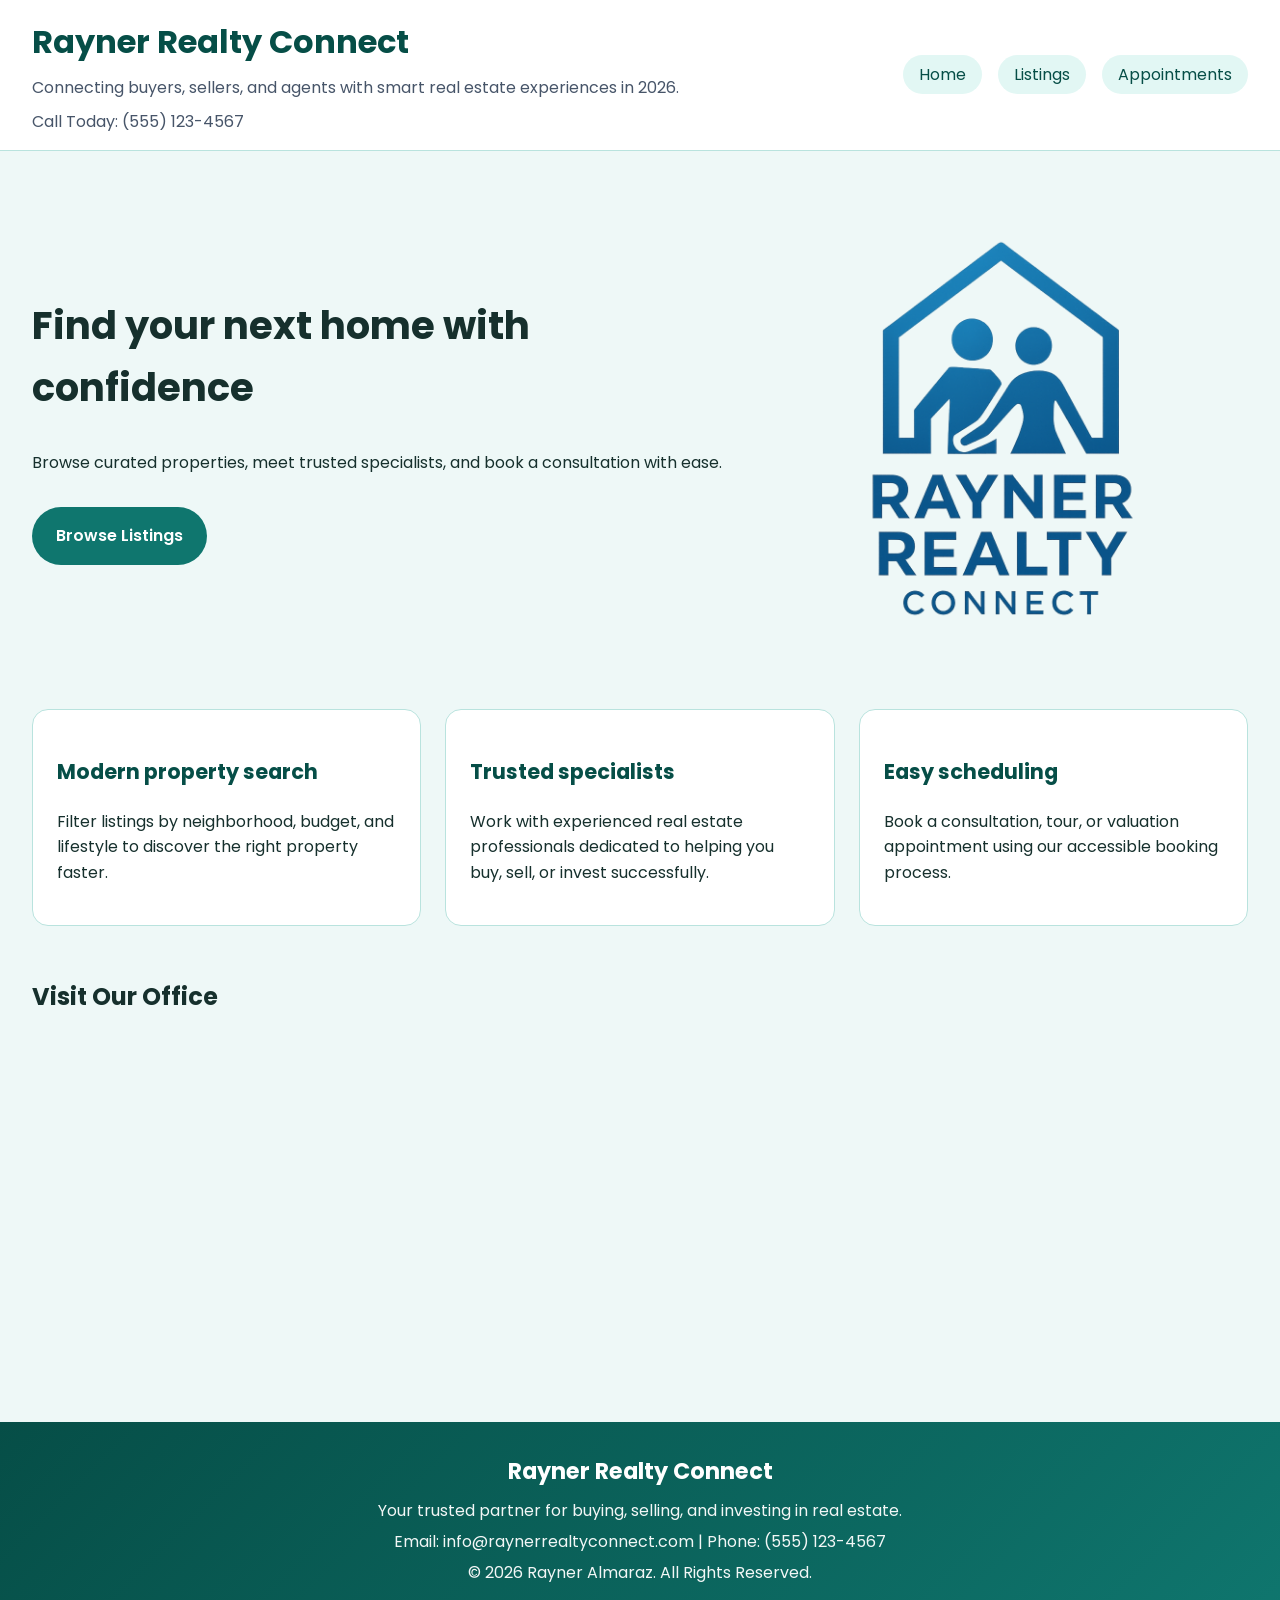
<file: index.html>
<!DOCTYPE html>
<html lang="en">
<head>
  <meta charset="UTF-8">
  <meta name="viewport" content="width=device-width, initial-scale=1.0">
  <title>Rayner Realty Connect</title>
  <link rel="preconnect" href="https://fonts.googleapis.com">
  <link rel="preconnect" href="https://fonts.gstatic.com" crossorigin>
  <link href="https://fonts.googleapis.com/css2?family=Montserrat:wght@400;600;700&family=Poppins:wght@400;500;600;700&display=swap" rel="stylesheet">
  <link rel="stylesheet" href="styles.css">
</head>
<body>
  <header class="site-header">
    <div class="branding">
      <h1>Rayner Realty Connect</h1>
      <p>Connecting buyers, sellers, and agents with smart real estate experiences in 2026.</p>
      <p>Call Today: (555) 123-4567</p>
    </div>
    <nav aria-label="Main navigation">
      <ul class="nav-menu">
        <li><a href="index.html">Home</a></li>
        <li><a href="listings.html">Listings</a></li>
        <li><a href="appointments.html">Appointments</a></li>
      </ul>
    </nav>
  </header>

  <main>
    <section class="hero">
      <div>
        <h2>Find your next home with confidence</h2>
        <p>Browse curated properties, meet trusted specialists, and book a consultation with ease.</p>
        <a class="button" href="listings.html">Browse Listings</a>
      </div>
      <a href="https://www.realtor.com" class="hero-link">
        <img src="Designer.png" alt="Rayner Realty logo with modern housing icon" />
      </a>
    </section>

    <section class="features">
      <article>
        <h3>Modern property search</h3>
        <p>Filter listings by neighborhood, budget, and lifestyle to discover the right property faster.</p>
      </article>
      <article>
        <h3>Trusted specialists</h3>
        <p>Work with experienced real estate professionals dedicated to helping you buy, sell, or invest successfully.</p>
      </article>
      <article>
        <h3>Easy scheduling</h3>
        <p>Book a consultation, tour, or valuation appointment using our accessible booking process.</p>
      </article>
    </section>

    <section class="map-section">
      <h2>Visit Our Office</h2>
      <iframe
        src="https://www.google.com/maps?q=DeLand,Florida&output=embed"
        width="100%"
        height="350"
        style="border:0; border-radius:1rem;"
        allowfullscreen=""
        loading="lazy">
      </iframe>
    </section>
  </main>

  <footer class="site-footer">
    <div class="footer-content">
      <h3>Rayner Realty Connect</h3>
      <p>Your trusted partner for buying, selling, and investing in real estate.</p>
      <p>Email: info@raynerrealtyconnect.com | Phone: (555) 123-4567</p>
      <p>&copy; 2026 Rayner Almaraz. All Rights Reserved.</p>
    </div>
  </footer>
</body>
</html>
</file>
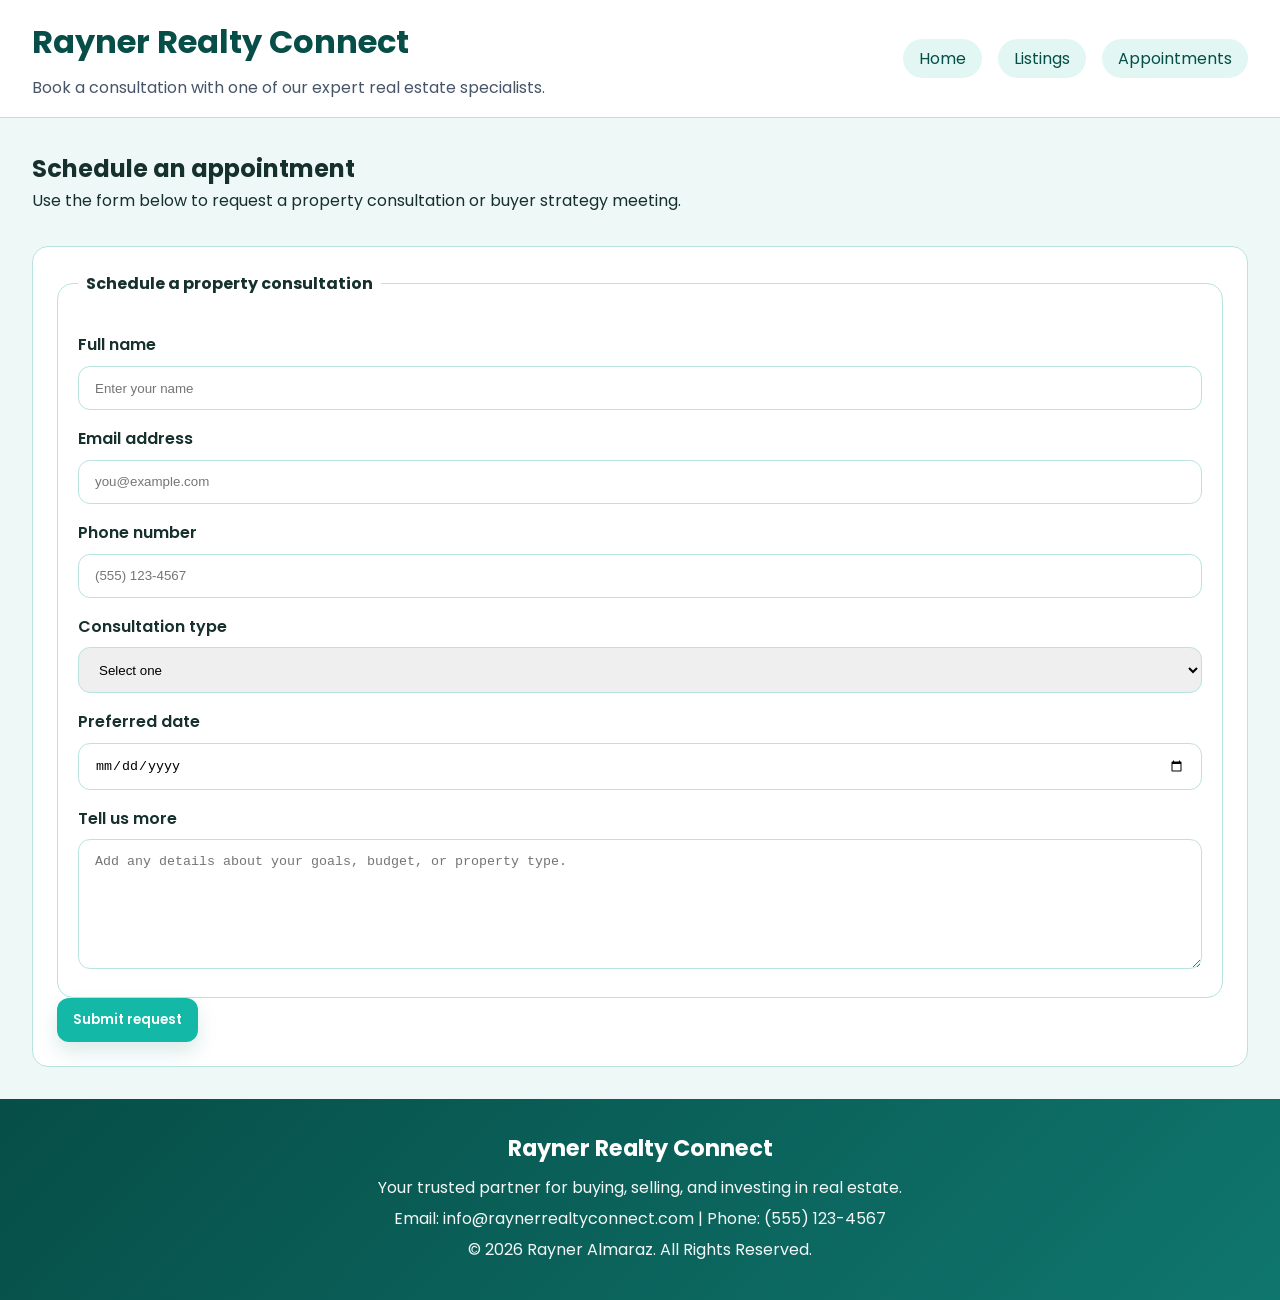
<file: appointments.html>
<!DOCTYPE html>
<html lang="en">
<head>
  <meta charset="UTF-8">
  <meta name="viewport" content="width=device-width, initial-scale=1.0">
    <title>Rayner Realty Connect - Appointments</title>
    <link rel="preconnect" href="https://fonts.googleapis.com">
    <link rel="preconnect" href="https://fonts.gstatic.com" crossorigin>
    <link href="https://fonts.googleapis.com/css2?family=Montserrat:wght@400;600;700&family=Poppins:wght@400;500;600;700&display=swap" rel="stylesheet">
    <link rel="stylesheet" href="styles.css">
</head>
<body>
  <header class="site-header">
    <div class="branding">
      <h1>Rayner Realty Connect</h1>
      <p>Book a consultation with one of our expert real estate specialists.</p>
    </div>
    <nav aria-label="Main navigation">
      <ul class="nav-menu">
        <li><a href="index.html">Home</a></li>
        <li><a href="listings.html">Listings</a></li>
        <li><a href="appointments.html">Appointments</a></li>
      </ul>
    </nav>
  </header>

  <main>
    <section class="page-intro">
      <h2>Schedule an appointment</h2>
      <p>Use the form below to request a property consultation or buyer strategy meeting.</p>
    </section>

    <section class="form-section">
      <form class="appointment-form" action="#" method="get">
        <fieldset>
          <legend>Schedule a property consultation</legend>
          <label for="fullName">Full name</label>
          <input id="fullName" name="fullName" type="text" required placeholder="Enter your name" />

          <label for="email">Email address</label>
          <input id="email" name="email" type="email" required placeholder="you@example.com" />

          <label for="phone">Phone number</label>
          <input id="phone" name="phone" type="tel" required placeholder="(555) 123-4567" />

          <label for="consultationType">Consultation type</label>
          <select id="consultationType" name="consultationType" required>
            <option value="">Select one</option>
            <option value="buying">Buying consultation</option>
            <option value="selling">Selling consultation</option>
            <option value="valuation">Property valuation</option>
            <option value="investment">Investment strategy</option>
          </select>

          <label for="preferredDate">Preferred date</label>
          <input id="preferredDate" name="preferredDate" type="date" required />

          <label for="message">Tell us more</label>
          <textarea id="message" name="message" placeholder="Add any details about your goals, budget, or property type."></textarea>
        </fieldset>

        <button type="submit">Submit request</button>
      </form>
    </section>
  </main>

  <footer class="site-footer">
    <div class="footer-content">
      <h3>Rayner Realty Connect</h3>
      <p>Your trusted partner for buying, selling, and investing in real estate.</p>
      <p>Email: info@raynerrealtyconnect.com | Phone: (555) 123-4567</p>
      <p>&copy; 2026 Rayner Almaraz. All Rights Reserved.</p>
    </div>
  </footer>
</body>
</html>
</file>
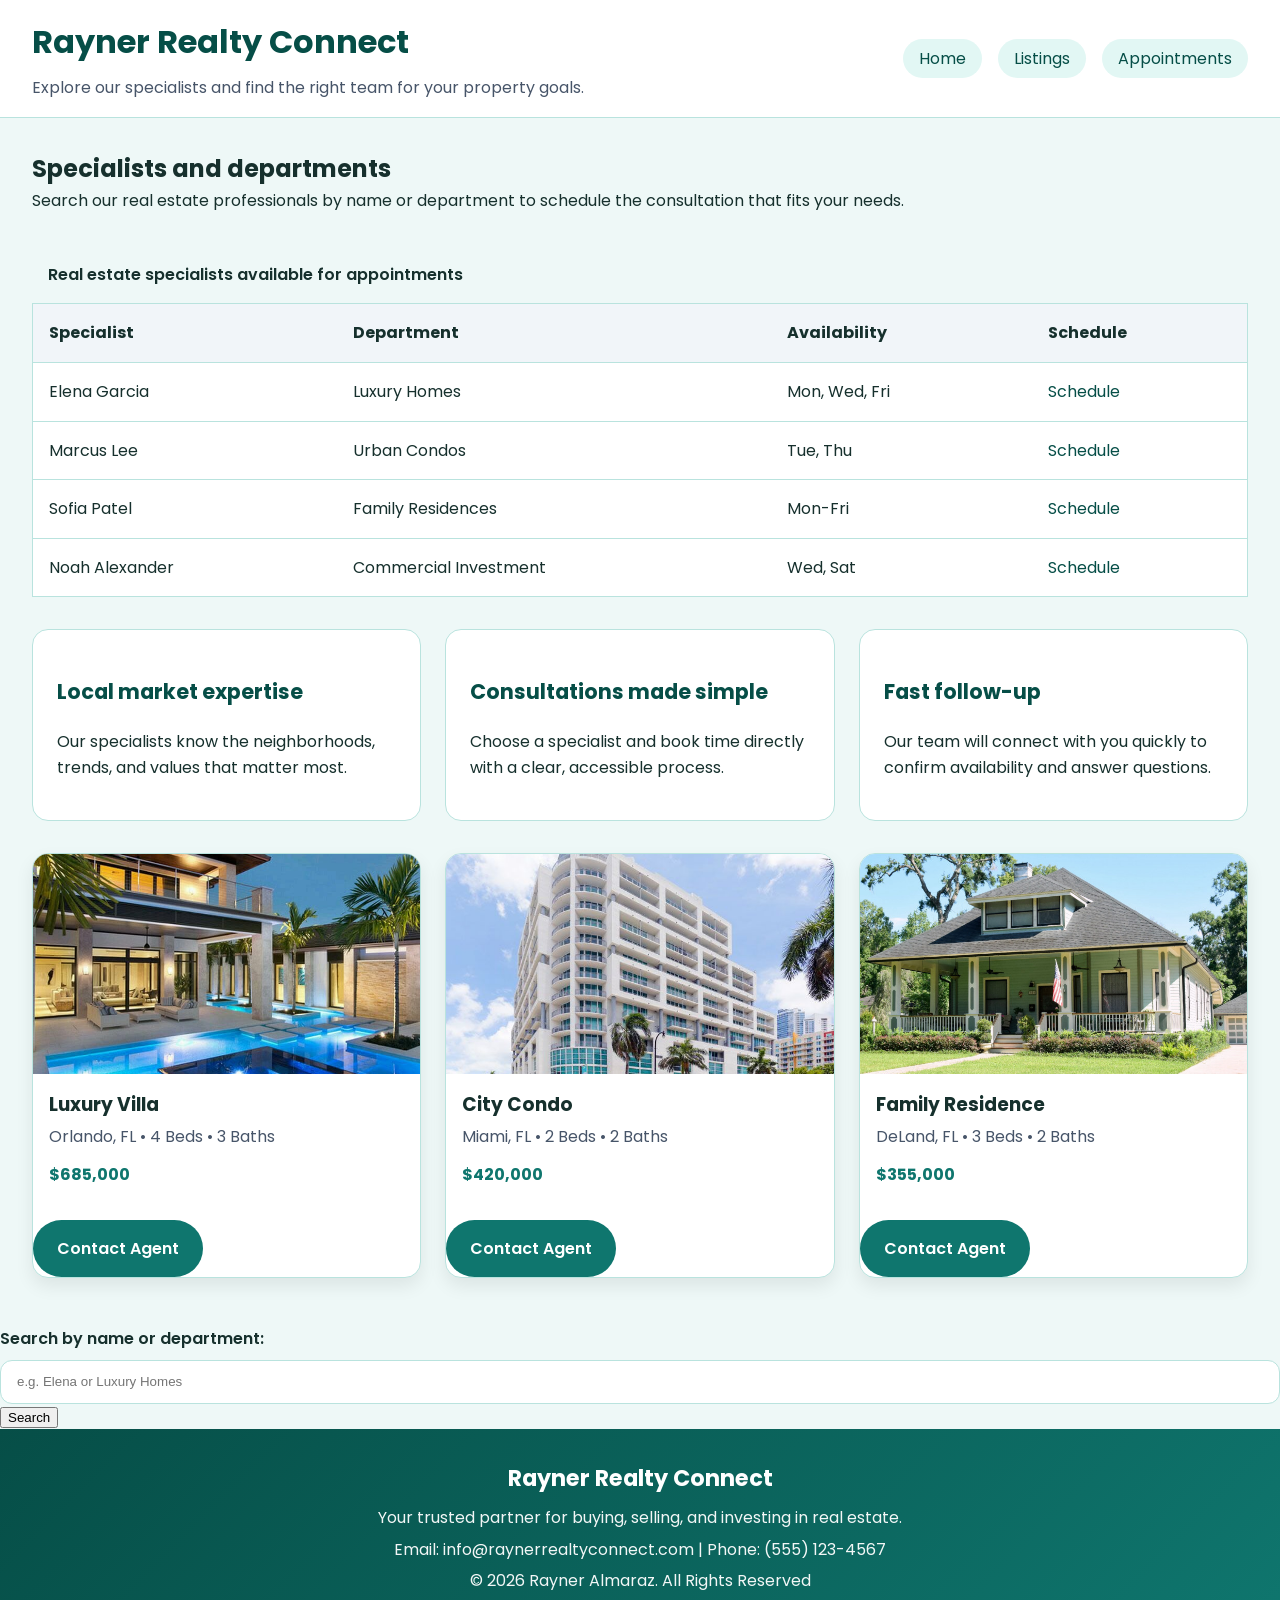
<file: listings.html>
<!DOCTYPE html>
<html lang="en">
<head>
  <meta charset="UTF-8">
  <meta name="viewport" content="width=device-width, initial-scale=1.0">
    <title>Rayner Realty Connect - Listings</title>
    <link rel="preconnect" href="https://fonts.googleapis.com">
    <link rel="preconnect" href="https://fonts.gstatic.com" crossorigin>
    <link href="https://fonts.googleapis.com/css2?family=Montserrat:wght@400;600;700&family=Poppins:wght@400;500;600;700&display=swap" rel="stylesheet">
    <link rel="stylesheet" href="styles.css">
</head>
<body>
  <header class="site-header">
    <div class="branding">
      <h1>Rayner Realty Connect</h1>
      <p>Explore our specialists and find the right team for your property goals.</p>
    </div>
    <nav aria-label="Main navigation">
      <ul class="nav-menu">
        <li><a href="index.html">Home</a></li>
        <li><a href="listings.html">Listings</a></li>
        <li><a href="appointments.html">Appointments</a></li>
      </ul>
    </nav>
  </header>

  <main>
    <section class="page-intro">
      <h2>Specialists and departments</h2>
      <p>Search our real estate professionals by name or department to schedule the consultation that fits your needs.</p>
    </section>

    <section class="table-section">
      <div class="table-wrapper">
        <table id="specialistsTable">
          <caption>Real estate specialists available for appointments</caption>
          <thead>
            <tr>
              <th scope="col">Specialist</th>
              <th scope="col">Department</th>
              <th scope="col">Availability</th>
              <th scope="col">Schedule</th>
            </tr>
          </thead>
          <tbody>
            <tr>
              <td>Elena Garcia</td>
              <td>Luxury Homes</td>
              <td>Mon, Wed, Fri</td>
              <td><a href="appointments.html">Schedule</a></td>
            </tr>
            <tr>
              <td>Marcus Lee</td>
              <td>Urban Condos</td>
              <td>Tue, Thu</td>
              <td><a href="appointments.html">Schedule</a></td>
            </tr>
            <tr>
              <td>Sofia Patel</td>
              <td>Family Residences</td>
              <td>Mon-Fri</td>
              <td><a href="appointments.html">Schedule</a></td>
            </tr>
            <tr>
              <td>Noah Alexander</td>
              <td>Commercial Investment</td>
              <td>Wed, Sat</td>
              <td><a href="appointments.html">Schedule</a></td>
            </tr>
          </tbody>
        </table>
      </div>
    </section>

    <section class="features">
      <article>
        <h3>Local market expertise</h3>
        <p>Our specialists know the neighborhoods, trends, and values that matter most.</p>
      </article>
      <article>
        <h3>Consultations made simple</h3>
        <p>Choose a specialist and book time directly with a clear, accessible process.</p>
      </article>
      <article>
        <h3>Fast follow-up</h3>
        <p>Our team will connect with you quickly to confirm availability and answer questions.</p>
      </article>
    </section>

    <section class="property-grid">
      <article class="property-card">
        <img src="modern luxury home wiht pool.jpg" alt="Modern luxury home with pool">
        <h3>Luxury Villa</h3>
        <p>Orlando, FL • 4 Beds • 3 Baths</p>
        <strong>$685,000</strong>
        <a href="appointments.html" class="button">Contact Agent</a>
      </article>

      <article class="property-card">
        <img src="miami condo.jpg" alt="Downtown condo skyline view">
        <h3>City Condo</h3>
        <p>Miami, FL • 2 Beds • 2 Baths</p>
        <strong>$420,000</strong>
        <a href="appointments.html" class="button">Contact Agent</a>
      </article>

      <article class="property-card">
        <img src="residence home.jpg" alt="Family suburban house with yard">
        <h3>Family Residence</h3>
        <p>DeLand, FL • 3 Beds • 2 Baths</p>
        <strong>$355,000</strong>
        <a href="appointments.html" class="button">Contact Agent</a>
      </article>
    </section>

    <section class="search-section">
      <form id="searchForm">
        <label for="searchInput">Search by name or department:</label>
        <input 
        type="text" 
        id="searchInput" 
        name="searchInput" 
        placeholder="e.g. Elena or Luxury Homes"
        >
        <button type="submit">Search</button>
      </form>
    </section>
  </main>

  <footer class="site-footer">
    <div class="footer-content">
      <h3>Rayner Realty Connect</h3>
      <p>Your trusted partner for buying, selling, and investing in real estate.</p>
      <p>Email: info@raynerrealtyconnect.com | Phone: (555) 123-4567</p>
      <p>&copy; 2026 Rayner Almaraz. All Rights Reserved</p>
    </div>
  </footer>
</body>
</html>
</file>
<file: styles.css>
:root {
  --bg: #eef8f7;
  --surface: #ffffff;
  --text: #16302d;
  --primary: #0f766e;
  --primary-strong: #064e47;
  --accent: #14b8a6;
  --border: #b9e3de;
  --radius: 1rem;
}

* {
  box-sizing: border-box;
}

body {
  margin: 0;
  font-family: 'Poppins', 'Montserrat', Inter, system-ui, sans-serif;
  background: var(--bg);
  color: var(--text);
  line-height: 1.6;
}

a {
  color: var(--primary-strong);
  text-decoration: none;
}

a:hover,
button:hover {
  opacity: 0.9;
}

img {
  max-width: 100%;
  display: block;
  border-radius: 1rem;
}

.site-header {
  background: var(--surface);
  border-bottom: 1px solid var(--border);
  padding: 1rem 2rem;
  display: flex;
  align-items: center;
  justify-content: space-between;
  flex-wrap: wrap;
  gap: 1rem;
}

.branding h1 {
  margin: 0;
  font-size: clamp(1.75rem, 2.5vw, 2.5rem);
  color: var(--primary-strong);
}

.branding p {
  margin: 0.5rem 0 0;
  color: #475569;
}

.nav-menu {
  list-style: none;
  display: flex;
  gap: 1rem;
  padding: 0;
  margin: 0;
}

.nav-menu a {
  padding: 0.5rem 1rem;
  border-radius: 999px;
  background: rgba(20, 184, 166, 0.12);
}

.hero {
  display: grid;
  grid-template-columns: 1.4fr 1fr;
  gap: 2rem;
  align-items: center;
  padding: 2rem;
}

.hero-link img {
  border-radius: 1rem;
}

.hero h2 {
  margin-top: 0;
  font-size: clamp(2rem, 3vw, 3rem);
}

.button {
  display: inline-block;
  padding: 1rem 1.5rem;
  background: var(--primary);
  color: white;
  border: none;
  border-radius: 999px;
  font-weight: 600;
  margin-top: 1rem;
  cursor: pointer;
}

.features {
  display: grid;
  grid-template-columns: repeat(3, minmax(0, 1fr));
  gap: 1.5rem;
  padding: 0 2rem 2rem;
}

.features article {
  background: var(--surface);
  padding: 1.5rem;
  border: 1px solid var(--border);
  border-radius: var(--radius);
}

.features h3 {
  color: var(--primary-strong);
  font-size: 1.3rem;
}

.property-grid {
  display: grid;
  grid-template-columns: repeat(auto-fit, minmax(260px, 1fr));
  gap: 1.5rem;
  padding: 0 2rem 2rem;
}

.property-card {
  background: var(--surface);
  border: 1px solid var(--border);
  border-radius: var(--radius);
  overflow: hidden;
  box-shadow: 0 8px 18px rgba(0,0,0,0.08);
}

.property-card img {
  width: 100%;
  height: 220px;
  object-fit: cover;
  border-radius: 0;
}

.property-card h3,
.property-card p,
.property-card strong {
  padding: 0 1rem;
}

.property-card h3 {
  margin: 1rem 0 0.25rem;
}

.property-card p {
  margin: 0 0 0.75rem;
  color: #475569;
}

.property-card strong {
  display: block;
  padding-bottom: 1rem;
  color: var(--primary);
}

.page-intro {
  padding: 2rem;
}

.page-intro h2,
.page-intro p,
.form-section h2,
.table-section h2 {
  margin: 0;
}

.table-section,
.form-section {
  padding: 0 2rem 2rem;
}

.map-section {
  padding: 0 2rem 2rem;
}

.map-section h2 {
  margin-bottom: 1rem;
}

.search-form {
  display: grid;
  gap: 0.75rem;
  margin-bottom: 1.5rem;
}

.search-controls {
  display: flex;
  gap: 0.75rem;
  flex-wrap: wrap;
}

.search-controls input {
  flex: 1 1 280px;
  padding: 0.75rem 1rem;
  border: 1px solid var(--border);
  border-radius: 0.75rem;
}

.search-controls button,
.appointment-form button {
  padding: 0.75rem 1rem;
  border: none;
  background: var(--accent);
  color: white;
  border-radius: 0.75rem;
  cursor: pointer;

  font-family: inherit;
  font-weight: 600;
  box-shadow: 0 10px 20px rgba(15,118,110,0.15);
}

.table-wrapper {
  overflow-x: auto;
}

table {
  width: 100%;
  border-collapse: collapse;
  background: var(--surface);
  border: 1px solid var(--border);
}

caption {
  caption-side: top;
  text-align: left;
  padding: 1rem;
  font-weight: 600;
}

th,
td {
  padding: 1rem;
  border-bottom: 1px solid var(--border);
  text-align: left;
}

th {
  background: #f1f5f9;
}

tbody tr:hover {
  background: #eef2ff;
}

.appointment-form {
  background: var(--surface);
  border: 1px solid var(--border);
  border-radius: var(--radius);
  padding: 1.5rem;
}

fieldset {
  border: 1px solid var(--border);
  border-radius: var(--radius);
  padding: 1.25rem;
  margin: 0;
}

legend {
  font-weight: 700;
  padding: 0 0.5rem;
}

label {
  display: block;
  margin-top: 1rem;
  font-weight: 600;
}

input,
select,
textarea {
  width: 100%;
  margin-top: 0.5rem;
  padding: 0.85rem 1rem;
  border: 1px solid var(--border);
  border-radius: 0.75rem;
}

textarea {
  resize: vertical;
  min-height: 130px;
}

.site-footer {
  background: linear-gradient(135deg, var(--primary-strong), var(--primary));
  color: white;
  padding: 2rem;
  text-align: center;
}

.site-footer h3 {
  margin: 0 0 0.5rem;
  font-size: 1.4rem;
}

.site-footer p {
  margin: 0.35rem 0;
  opacity: 0.95;
}

@media (max-width: 860px) {
  .hero {
    grid-template-columns: 1fr;
  }

  .features {
    grid-template-columns: 1fr;
  }
}

@media (max-width: 640px) {
  .site-header {
    padding: 1rem;
  }

  .nav-menu {
    flex-direction: column;
    width: 100%;
  }

  .nav-menu a {
    width: 100%;
    text-align: center;
  }

  .hero,
  .features,
  .table-section,
  .form-section,
  .page-intro {
    padding-left: 1rem;
    padding-right: 1rem;
  }
}
</file>
